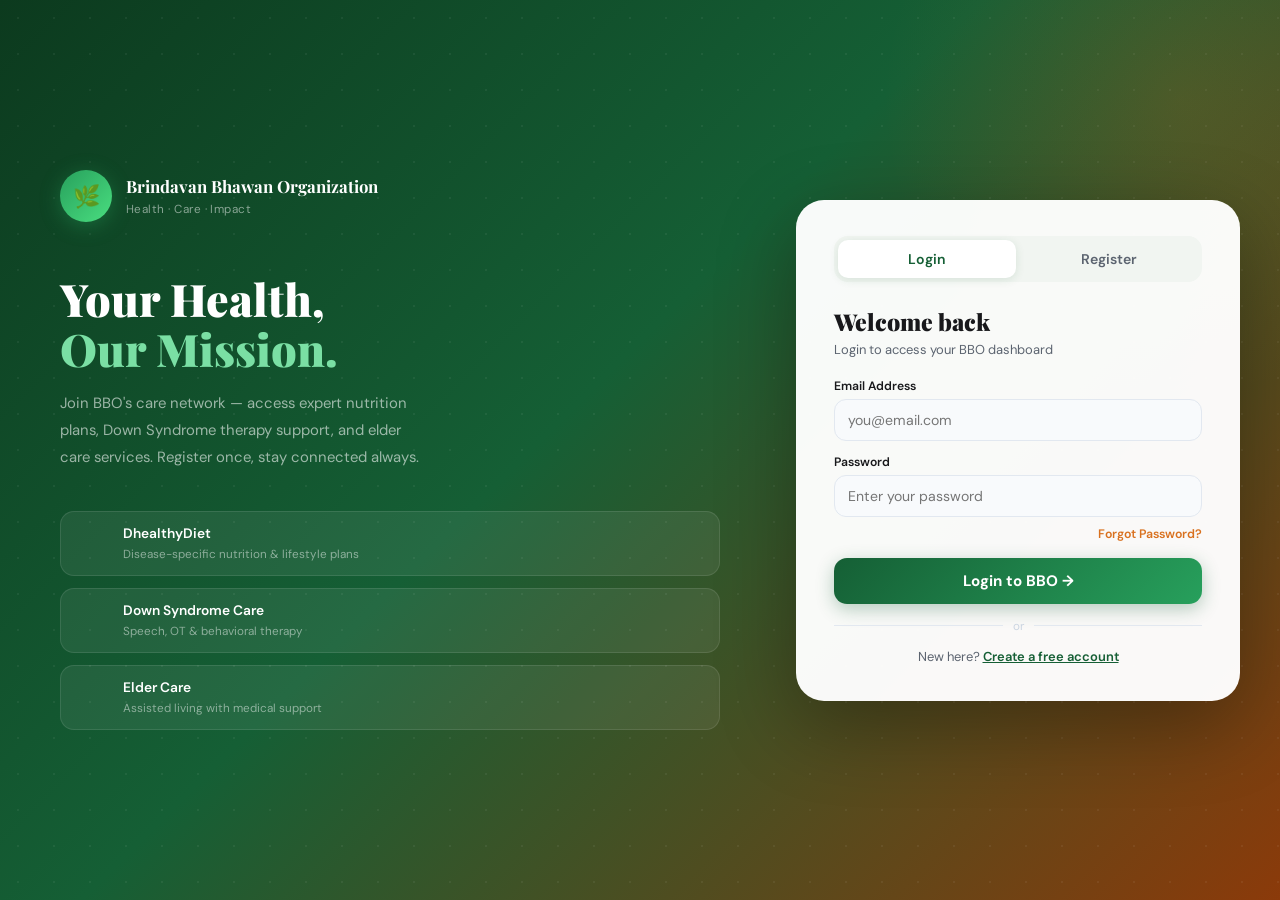
<file: admin.html>
<!DOCTYPE html>
<html lang="en">
<head>
<meta charset="UTF-8">
<meta name="viewport" content="width=device-width, initial-scale=1.0">
<title>Admin Dashboard — BBO</title>
<link href="https://fonts.googleapis.com/css2?family=Playfair+Display:wght@700;900&family=DM+Sans:wght@400;500;600;700&display=swap" rel="stylesheet">
<style>
*{margin:0;padding:0;box-sizing:border-box}
:root{
  --green:#155f35;--green-mid:#1e7d48;--green-light:#27a05c;
  --saffron:#d9711f;--saffron-lt:#f0963e;
  --cream:#fdf8f2;--charcoal:#18181b;--gray:#5c6470;
  --sidebar:230px;
  --sh:0 4px 24px rgba(21,95,53,.1);
}
body{font-family:'DM Sans',sans-serif;background:#f0f4f1;display:flex;min-height:100vh;color:var(--charcoal)}

/* ── SIDEBAR ── */
.sidebar{
  width:var(--sidebar);flex-shrink:0;
  background:linear-gradient(165deg,#0c2410 0%,#0f3620 100%);
  min-height:100vh;position:fixed;top:0;left:0;
  display:flex;flex-direction:column;
  box-shadow:4px 0 24px rgba(0,0,0,.2);z-index:100;
}
.sb-brand{
  padding:28px 20px 20px;
  border-bottom:1px solid rgba(255,255,255,.08);
  display:flex;align-items:center;gap:12px;
}
.sb-logo{
  width:44px;height:44px;border-radius:50%;
  background:linear-gradient(135deg,var(--saffron),var(--saffron-lt));
  display:grid;place-items:center;font-size:20px;flex-shrink:0;
  box-shadow:0 4px 14px rgba(217,113,31,.4);
}
.sb-brand-text strong{display:block;font-family:'Playfair Display',serif;font-size:.88rem;color:#fff}
.sb-brand-text span{font-size:.65rem;color:rgba(255,255,255,.4)}

.sb-admin-badge{
  margin:16px 16px 4px;
  background:rgba(217,113,31,.15);border:1px solid rgba(217,113,31,.3);
  border-radius:10px;padding:10px 14px;text-align:center;
}
.sb-admin-badge .ico{font-size:1.5rem;display:block;margin-bottom:4px}
.sb-admin-badge strong{display:block;font-size:.88rem;color:#fcd272}
.sb-admin-badge span{font-size:.7rem;color:rgba(255,255,255,.4)}

.sb-nav{flex:1;padding:16px 12px;display:flex;flex-direction:column;gap:4px}
.sb-link{
  display:flex;align-items:center;gap:10px;
  padding:11px 14px;border-radius:12px;
  color:rgba(255,255,255,.6);font-size:.87rem;font-weight:500;
  cursor:pointer;border:none;background:none;
  width:100%;text-align:left;transition:.2s;
}
.sb-link .ico{font-size:1.1rem;width:22px;text-align:center;flex-shrink:0}
.sb-link:hover{background:rgba(255,255,255,.08);color:#fff}
.sb-link.active{background:rgba(217,113,31,.2);color:#fcd272;font-weight:600}
.sb-bottom{padding:16px 12px;border-top:1px solid rgba(255,255,255,.07)}
.btn-logout{
  display:flex;align-items:center;gap:10px;width:100%;
  padding:11px 14px;border:1px solid rgba(255,80,80,.22);
  border-radius:12px;background:rgba(255,80,80,.07);
  color:#ff9090;font-size:.87rem;font-weight:600;cursor:pointer;transition:.2s;
}
.btn-logout:hover{background:rgba(255,80,80,.16);color:#ffb3b3}

/* ── MAIN ── */
.main{margin-left:var(--sidebar);flex:1;padding:32px;min-height:100vh}
.topbar{display:flex;align-items:center;justify-content:space-between;margin-bottom:28px}
.page-title{font-family:'Playfair Display',serif;font-size:1.6rem;font-weight:900}
.page-title span{color:var(--saffron)}
.topbar-right{display:flex;align-items:center;gap:12px}
.topbar-date{font-size:.8rem;color:var(--gray);background:#fff;padding:8px 14px;border-radius:10px;box-shadow:var(--sh)}
.admin-tag{
  background:linear-gradient(135deg,var(--saffron),var(--saffron-lt));
  color:#fff;font-size:.75rem;font-weight:700;padding:7px 14px;
  border-radius:10px;box-shadow:0 3px 12px rgba(217,113,31,.3);
}

/* PAGES */
.page{display:none}
.page.active{display:block}

/* ── KPI ── */
.kpi-grid{display:grid;grid-template-columns:repeat(4,1fr);gap:16px;margin-bottom:28px}
.kpi{
  background:#fff;border-radius:18px;padding:22px;box-shadow:var(--sh);
  border-top:3px solid transparent;transition:transform .2s,box-shadow .2s;
}
.kpi:hover{transform:translateY(-3px);box-shadow:0 8px 28px rgba(21,95,53,.12)}
.kpi.k1{border-top-color:#4ade80}
.kpi.k2{border-top-color:var(--saffron)}
.kpi.k3{border-top-color:#818cf8}
.kpi.k4{border-top-color:#f87171}
.kpi-icon{font-size:1.7rem;margin-bottom:8px}
.kpi-val{font-family:'Playfair Display',serif;font-size:2rem;font-weight:900;color:var(--charcoal)}
.kpi-label{font-size:.75rem;color:var(--gray);margin-top:2px}
.kpi-trend{font-size:.72rem;color:#4ade80;font-weight:600;margin-top:4px}

/* ── TABLES ── */
.table-box{
  background:#fff;border-radius:20px;padding:24px;box-shadow:var(--sh);margin-bottom:24px;
}
.table-head{
  display:flex;align-items:center;justify-content:space-between;margin-bottom:16px;
}
.table-title{font-family:'Playfair Display',serif;font-size:1.05rem;font-weight:700}
.table-search{
  padding:9px 14px;border:1.5px solid #e2e8f0;border-radius:10px;
  font-family:'DM Sans',sans-serif;font-size:.84rem;
  outline:none;transition:.2s;background:#f8fafc;width:220px;
}
.table-search:focus{border-color:var(--green);box-shadow:0 0 0 3px rgba(21,95,53,.08)}

table{width:100%;border-collapse:collapse}
th{
  padding:11px 14px;text-align:left;
  font-size:.73rem;font-weight:700;letter-spacing:.05em;text-transform:uppercase;
  color:var(--gray);background:#f8fafc;border-bottom:2px solid #f1f5f1;
}
td{
  padding:13px 14px;font-size:.87rem;
  border-bottom:1px solid #f1f5f1;color:var(--charcoal);
}
tr:last-child td{border-bottom:none}
tr:hover td{background:#fafcfa}
.badge{
  display:inline-block;padding:3px 10px;border-radius:20px;
  font-size:.72rem;font-weight:700;
}
.badge.active{background:#e4f5ec;color:var(--green)}
.badge.admin{background:rgba(217,113,31,.12);color:var(--saffron)}

.empty-row{text-align:center;padding:32px!important;color:var(--gray);font-size:.9rem}

/* ── OVERVIEW ── */
.welcome-banner{
  background:linear-gradient(135deg,#0c2410,#0f3620,#5c2000);
  border-radius:22px;padding:26px 32px;
  display:flex;align-items:center;justify-content:space-between;
  margin-bottom:24px;position:relative;overflow:hidden;
}
.welcome-banner::before{content:'⚙️';position:absolute;right:36px;top:50%;transform:translateY(-50%);font-size:5rem;opacity:.1;}
.wb-text h2{font-family:'Playfair Display',serif;font-size:1.35rem;color:#fff;margin-bottom:.3rem}
.wb-text p{font-size:.85rem;color:rgba(255,255,255,.55)}
.wb-badge{background:rgba(252,210,114,.15);border:1px solid rgba(252,210,114,.3);border-radius:30px;padding:9px 18px;font-size:.78rem;font-weight:600;color:#fcd272}

/* TOAST */
.toast{
  position:fixed;top:24px;left:50%;transform:translateX(-50%) translateY(-80px);
  background:#18181b;color:#fff;padding:13px 24px;border-radius:40px;
  font-size:.88rem;font-weight:600;box-shadow:0 8px 30px rgba(0,0,0,.3);
  z-index:999;transition:transform .4s cubic-bezier(.34,1.56,.64,1);
  display:flex;align-items:center;gap:8px;
}
.toast.show{transform:translateX(-50%) translateY(0)}
.toast.success::before{content:'✓';color:#4ade80}
.toast.error::before{content:'✕';color:#f87171}
.toast.info::before{content:'ℹ';color:#60a5fa}

@media(max-width:900px){
  .kpi-grid{grid-template-columns:repeat(2,1fr)}
}
@media(max-width:640px){
  .sidebar{display:none}
  .main{margin-left:0;padding:16px}
  .kpi-grid{grid-template-columns:1fr 1fr}
}
</style>
</head>
<body>

<!-- SIDEBAR -->
<div class="sidebar">
  <div class="sb-brand">
    <div class="sb-logo">🌿</div>
    <div class="sb-brand-text">
      <strong>BBO Admin Panel</strong>
      <span>Control Center</span>
    </div>
  </div>

  <div class="sb-admin-badge">
    <span class="ico">🔑</span>
    <strong>Super Admin</strong>
    <span>admin@bbo.com</span>
  </div>

  <div class="sb-nav">
    <button class="sb-link active" onclick="showPage('overview',this)">
      <span class="ico">📊</span> Overview
    </button>
    <button class="sb-link" onclick="showPage('users',this)">
      <span class="ico">👥</span> Registered Users
    </button>
    <button class="sb-link" onclick="showPage('services',this)">
      <span class="ico">🩺</span> Services
    </button>
  </div>

  <div class="sb-bottom">
    <button class="btn-logout" onclick="logout()">
      <span class="ico">🚪</span> Logout
    </button>
  </div>
</div>

<!-- MAIN -->
<div class="main">

  <!-- TOP BAR -->
  <div class="topbar">
    <div class="page-title" id="pageTitle">Admin <span>Overview</span></div>
    <div class="topbar-right">
      <div class="topbar-date" id="todayDate"></div>
      <div class="admin-tag">🔑 Admin</div>
    </div>
  </div>

  <!-- ── OVERVIEW PAGE ── -->
  <div class="page active" id="page-overview">
    <div class="welcome-banner">
      <div class="wb-text">
        <h2>Welcome, Admin 👑</h2>
        <p>Manage BBO's registered users and service data from here.</p>
      </div>
      <div class="wb-badge">⚙️ Admin Access</div>
    </div>

    <div class="kpi-grid">
      <div class="kpi k1">
        <div class="kpi-icon">👥</div>
        <div class="kpi-val" id="kpiUsers">0</div>
        <div class="kpi-label">Total Users</div>
        <div class="kpi-trend">↑ Registered</div>
      </div>
      <div class="kpi k2">
        <div class="kpi-icon">🩺</div>
        <div class="kpi-val">3</div>
        <div class="kpi-label">Active Services</div>
        <div class="kpi-trend">↑ All Live</div>
      </div>
      <div class="kpi k3">
        <div class="kpi-icon">📍</div>
        <div class="kpi-val">1</div>
        <div class="kpi-label">Locations</div>
        <div class="kpi-trend">Bhubaneswar</div>
      </div>
      <div class="kpi k4">
        <div class="kpi-icon">🚀</div>
        <div class="kpi-val">4</div>
        <div class="kpi-label">Growth Phases</div>
        <div class="kpi-trend">Phase 1 Active</div>
      </div>
    </div>

    <div class="table-box">
      <div class="table-head">
        <div class="table-title">Recent Registrations</div>
      </div>
      <table>
        <thead>
          <tr><th>Name</th><th>Email</th><th>Phone</th><th>Registered</th><th>Status</th></tr>
        </thead>
        <tbody id="recentTable"></tbody>
      </table>
    </div>
  </div>

  <!-- ── USERS PAGE ── -->
  <div class="page" id="page-users">
    <div class="table-box">
      <div class="table-head">
        <div class="table-title">All Registered Users</div>
        <input type="text" class="table-search" id="userSearch" placeholder="🔍 Search name or email…" oninput="filterUsers()">
      </div>
      <table>
        <thead>
          <tr><th>#</th><th>Name</th><th>Phone</th><th>Age</th><th>City</th><th>Email</th><th>Registered</th><th>Status</th></tr>
        </thead>
        <tbody id="usersTable"></tbody>
      </table>
    </div>
  </div>

  <!-- ── SERVICES PAGE ── -->
  <div class="page" id="page-services">
    <div class="table-box">
      <div class="table-head">
        <div class="table-title">BBO Service Directory</div>
      </div>
      <table>
        <thead>
          <tr><th>Service</th><th>Vertical</th><th>Pricing</th><th>Phase</th><th>Status</th></tr>
        </thead>
        <tbody>
          <tr><td>Single Consultation</td><td>🥗 DhealthyDiet</td><td>₹500–₹2,000</td><td>Phase 1</td><td><span class="badge active">Live</span></td></tr>
          <tr><td>Monthly Diet Plan</td><td>🥗 DhealthyDiet</td><td>₹2,000–₹8,000</td><td>Phase 1</td><td><span class="badge active">Live</span></td></tr>
          <tr><td>Corporate Wellness</td><td>🥗 DhealthyDiet</td><td>Custom</td><td>Phase 2</td><td><span class="badge active">Live</span></td></tr>
          <tr><td>Speech Therapy</td><td>🧡 Down Syndrome</td><td>Monthly</td><td>Phase 3</td><td><span class="badge" style="background:#fffbeb;color:#b45309">Upcoming</span></td></tr>
          <tr><td>Occupational Therapy</td><td>🧡 Down Syndrome</td><td>Monthly</td><td>Phase 3</td><td><span class="badge" style="background:#fffbeb;color:#b45309">Upcoming</span></td></tr>
          <tr><td>Standard Room</td><td>👴 Elder Care</td><td>₹10k–₹25k/mo</td><td>Phase 4</td><td><span class="badge" style="background:#fef2f2;color:#dc2626">Planned</span></td></tr>
          <tr><td>Premium Room</td><td>👴 Elder Care</td><td>₹25k–₹50k/mo</td><td>Phase 4</td><td><span class="badge" style="background:#fef2f2;color:#dc2626">Planned</span></td></tr>
        </tbody>
      </table>
    </div>
  </div>

</div>

<!-- TOAST -->
<div class="toast" id="toast"></div>

<script>
// ─── AUTH GUARD ───────────────────────────────────────────────
if(localStorage.getItem('adminLogin') !== 'true'){
  window.location.href = 'login.html';
}

// ─── LOAD DATA ────────────────────────────────────────────────
let allUsers = JSON.parse(localStorage.getItem('bboUsers') || '[]');

document.getElementById('kpiUsers').textContent = allUsers.length;
document.getElementById('todayDate').textContent =
  new Date().toLocaleDateString('en-IN',{weekday:'short',day:'2-digit',month:'short',year:'numeric'});

function renderRecentTable(){
  const tbody = document.getElementById('recentTable');
  if(!allUsers.length){
    tbody.innerHTML = '<tr><td colspan="5" class="empty-row">No users registered yet.</td></tr>';
    return;
  }
  tbody.innerHTML = allUsers.slice(-5).reverse().map(u => `
    <tr>
      <td><strong>${esc(u.name)}</strong></td>
      <td>${esc(u.email)}</td>
      <td>${esc(u.phone)}</td>
      <td>${esc(u.registeredAt||'—')}</td>
      <td><span class="badge active">Active</span></td>
    </tr>
  `).join('');
}

function renderUsersTable(list){
  const tbody = document.getElementById('usersTable');
  if(!list.length){
    tbody.innerHTML = '<tr><td colspan="8" class="empty-row">No users found.</td></tr>';
    return;
  }
  tbody.innerHTML = list.map((u,i) => `
    <tr>
      <td style="color:var(--gray);font-size:.8rem">${i+1}</td>
      <td><strong>${esc(u.name)}</strong></td>
      <td>${esc(u.phone)}</td>
      <td>${esc(u.age)}</td>
      <td>${esc(u.address)}</td>
      <td>${esc(u.email)}</td>
      <td>${esc(u.registeredAt||'—')}</td>
      <td><span class="badge active">Active</span></td>
    </tr>
  `).join('');
}

function filterUsers(){
  const q = document.getElementById('userSearch').value.toLowerCase();
  renderUsersTable(allUsers.filter(u =>
    u.name.toLowerCase().includes(q) || u.email.toLowerCase().includes(q)
  ));
}

function esc(s){ return String(s||'').replace(/</g,'&lt;').replace(/>/g,'&gt;') }

renderRecentTable();
renderUsersTable(allUsers);

// ─── PAGE NAVIGATION ──────────────────────────────────────────
const pageTitles = {
  overview:'Admin <span>Overview</span>',
  users:'Registered <span>Users</span>',
  services:'BBO <span>Services</span>',
};
function showPage(id,btn){
  document.querySelectorAll('.page').forEach(p=>p.classList.remove('active'));
  document.getElementById('page-'+id).classList.add('active');
  document.querySelectorAll('.sb-link').forEach(l=>l.classList.remove('active'));
  if(btn) btn.classList.add('active');
  document.getElementById('pageTitle').innerHTML = pageTitles[id]||id;
}

// ─── LOGOUT ──────────────────────────────────────────────────
function logout(){
  localStorage.removeItem('adminLogin');
  showToast('Admin logged out.','info');
  setTimeout(()=> window.location.href='login.html', 900);
}

// ─── TOAST ───────────────────────────────────────────────────
function showToast(msg,type='info'){
  const t=document.getElementById('toast');
  t.textContent=msg; t.className='toast '+type;
  void t.offsetWidth; t.classList.add('show');
  setTimeout(()=>t.classList.remove('show'),3000);
}
</script>
</body>
</html>
</file>
